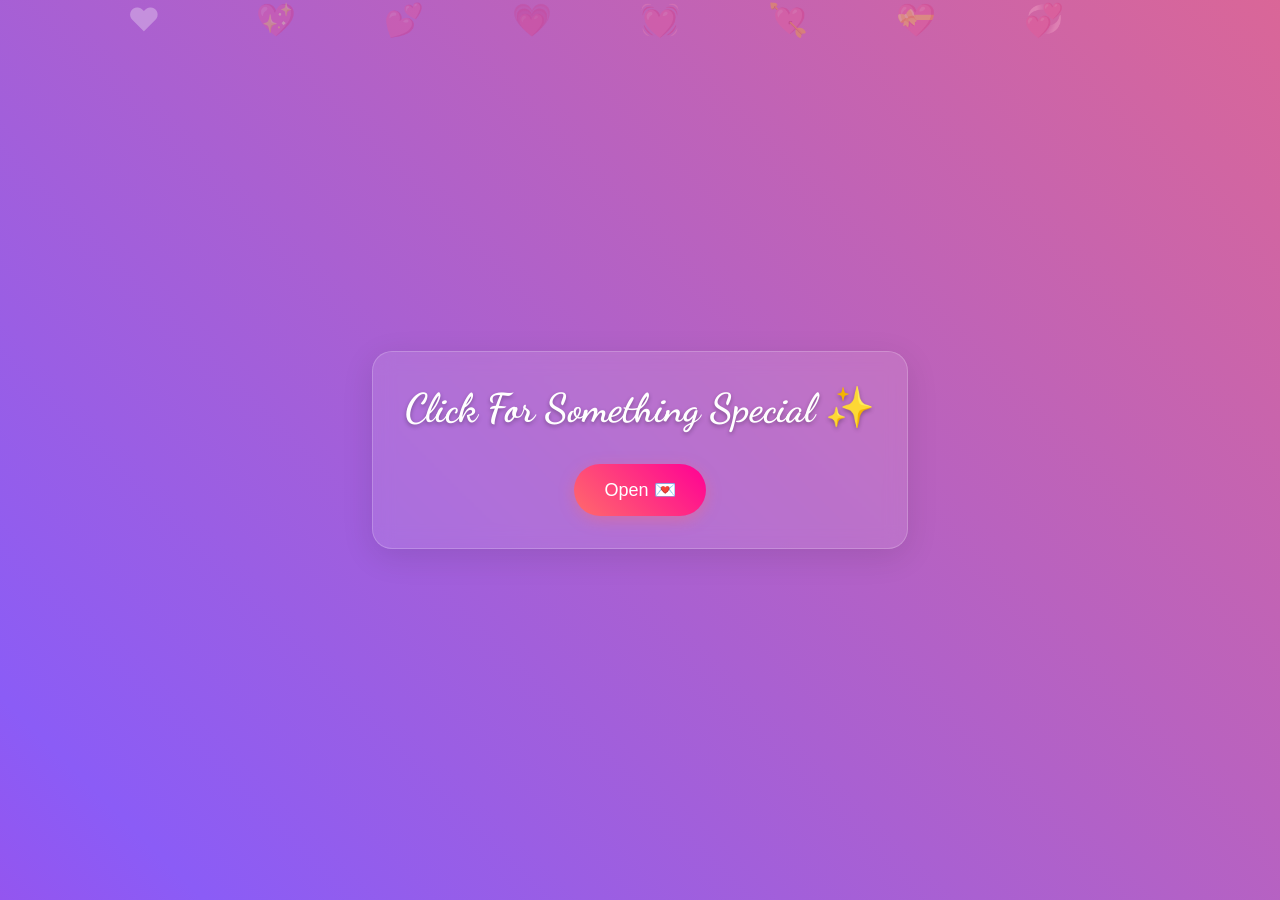
<file: Loveproject/love3.html>
<!DOCTYPE html>
<html lang="en">
<head>
    <meta charset="UTF-8">
    <meta name="viewport" content="width=device-width, initial-scale=1.0">
    <title>Special Love Surprise</title>
    <link rel="preconnect" href="https://fonts.googleapis.com">
    <link rel="preconnect" href="https://fonts.gstatic.com" crossorigin>
    <link href="https://fonts.googleapis.com/css2?family=Dancing+Script:wght@400;700&family=Inter:wght@300;400;500&display=swap" rel="stylesheet">

    <style>
        * {
            margin: 0;
            padding: 0;
            box-sizing: border-box;
        }

        body {
            margin: 0;
            padding: 0;
            text-align: center;
            font-family: 'Inter', cursive, sans-serif;
            background: linear-gradient(45deg, #ff0095, #8b5cf6, #ff6b6b, #4ecdc4);
            background-size: 400% 400%;
            animation: gradientShift 8s ease infinite;
            color: white;
            min-height: 100vh;
            display: flex;
            align-items: center;
            justify-content: center;
            overflow: hidden;
        }

        @keyframes gradientShift {
            0% { background-position: 0% 50%; }
            50% { background-position: 100% 50%; }
            100% { background-position: 0% 50%; }
        }

        .container {
            max-width: 600px;
            padding: 2rem;
            background: rgba(255, 255, 255, 0.1);
            backdrop-filter: blur(10px);
            border-radius: 20px;
            border: 1px solid rgba(255, 255, 255, 0.2);
            box-shadow: 0 8px 32px rgba(0, 0, 0, 0.1);
            animation: fadeInUp 1s ease-out;
        }

        @keyframes fadeInUp {
            from {
                opacity: 0;
                transform: translateY(30px);
            }
            to {
                opacity: 1;
                transform: translateY(0);
            }
        }

        h1 {
            font-family: 'Dancing Script', cursive;
            font-size: 2.5rem;
            margin-bottom: 2rem;
            color: white;
            text-shadow: 0 2px 4px rgba(0, 0, 0, 0.3);
        }

        button {
            padding: 15px 30px;
            font-size: 18px;
            font-weight: 500;
            background: linear-gradient(45deg, #ff6b6b, #ff0095);
            color: white;
            border: none;
            border-radius: 50px;
            cursor: pointer;
            animation: glow 2s infinite alternate;
            transition: all 0.3s ease;
            box-shadow: 0 4px 15px rgba(255, 107, 107, 0.4);
        }

        button:hover {
            transform: translateY(-2px);
            box-shadow: 0 6px 20px rgba(255, 107, 107, 0.6);
        }

        @keyframes glow {
            from {
                box-shadow: 0 0 20px rgba(255, 107, 107, 0.4);
            }
            to {
                box-shadow: 0 0 30px rgba(255, 107, 107, 0.8), 0 0 40px rgba(255, 0, 149, 0.6);
            }
        }

        .heart {
            font-size: 4rem;
            animation: heartbeat 1.5s infinite;
            margin-bottom: 1rem;
        }

        @keyframes heartbeat {
            0% { transform: scale(1); }
            25% { transform: scale(1.1); }
            50% { transform: scale(1.2); }
            75% { transform: scale(1.1); }
            100% { transform: scale(1); }
        }

        .message {
            animation: fadeIn 1s ease-out 0.5s both;
        }

        .message h1 {
            font-family: 'Dancing Script', cursive;
            font-size: 3rem;
            margin-bottom: 1.5rem;
            background: linear-gradient(45deg, #fff, #f0f0f0);
            -webkit-background-clip: text;
            background-clip: text;
            color: transparent;
        }

        .message p {
            font-size: 1.2rem;
            line-height: 1.6;
            margin-bottom: 1rem;
            animation: fadeIn 1s ease-out 1s both;
        }

        @keyframes fadeIn {
            from { opacity: 0; }
            to { opacity: 1; }
        }

        .floating-hearts {
            position: absolute;
            top: 0;
            left: 0;
            width: 100%;
            height: 100%;
            pointer-events: none;
            overflow: hidden;
        }

        .floating-heart {
            position: absolute;
            font-size: 2rem;
            color: rgba(255, 255, 255, 0.3);
            animation: float 6s infinite linear;
        }

        .floating-heart:nth-child(1) { left: 10%; animation-delay: 0s; }
        .floating-heart:nth-child(2) { left: 20%; animation-delay: 1s; }
        .floating-heart:nth-child(3) { left: 30%; animation-delay: 2s; }
        .floating-heart:nth-child(4) { left: 40%; animation-delay: 3s; }
        .floating-heart:nth-child(5) { left: 50%; animation-delay: 4s; }
        .floating-heart:nth-child(6) { left: 60%; animation-delay: 5s; }
        .floating-heart:nth-child(7) { left: 70%; animation-delay: 6s; }
        .floating-heart:nth-child(8) { left: 80%; animation-delay: 7s; }

        @keyframes float {
            0% {
                transform: translateY(100vh) rotate(0deg);
                opacity: 0;
            }
            10% { opacity: 1; }
            90% { opacity: 1; }
            100% {
                transform: translateY(-100px) rotate(360deg);
                opacity: 0;
            }
        }

        @media (max-width: 768px) {
            .container {
                margin: 1rem;
                padding: 1.5rem;
            }

            h1 {
                font-size: 2rem;
            }

            .message h1 {
                font-size: 2.5rem;
            }

            .message p {
                font-size: 1rem;
            }
        }
    </style>
</head>

<body>
    <div class="floating-hearts">
        <div class="floating-heart">❤️</div>
        <div class="floating-heart">💖</div>
        <div class="floating-heart">💕</div>
        <div class="floating-heart">💗</div>
        <div class="floating-heart">💓</div>
        <div class="floating-heart">💘</div>
        <div class="floating-heart">💝</div>
        <div class="floating-heart">💞</div>
    </div>

    <div class="container" id="main">
        <h1>Click For Something Special ✨</h1>
        <button onclick="showLove()">Open 💌</button>
    </div>

    <!-- Audio removed as the file doesn't exist - can be added back with a proper audio file -->
    <!-- <audio id="bgmusic" loop>
        <source src="your-audio-file.mp3" type="audio/mpeg">
    </audio> -->

    <script>
        function showLove() {
            // Play music after user click (commented out since audio file doesn't exist)
            // var music = document.getElementById("bgmusic");
            // music.play();

            // Change ONLY the container, not the whole body
            document.getElementById("main").innerHTML = `
                <div class="message">
                    <div class="heart">❤️</div>
                    <h1>You Are Truly Special 💖</h1>
                    <p>
                        I think you're amazing.<br>
                        Your smile brightens my day.<br>
                        Talking to you makes everything better.<br><br>
                        This moment is just for you 🎵❤️
                    </p>
                    <p style="font-size: 1rem; margin-top: 2rem; opacity: 0.8;">
                        Made with love by Xeno 💕
                    </p>
                </div>
            `;
        }
    </script>
</body>
</html>
</file>
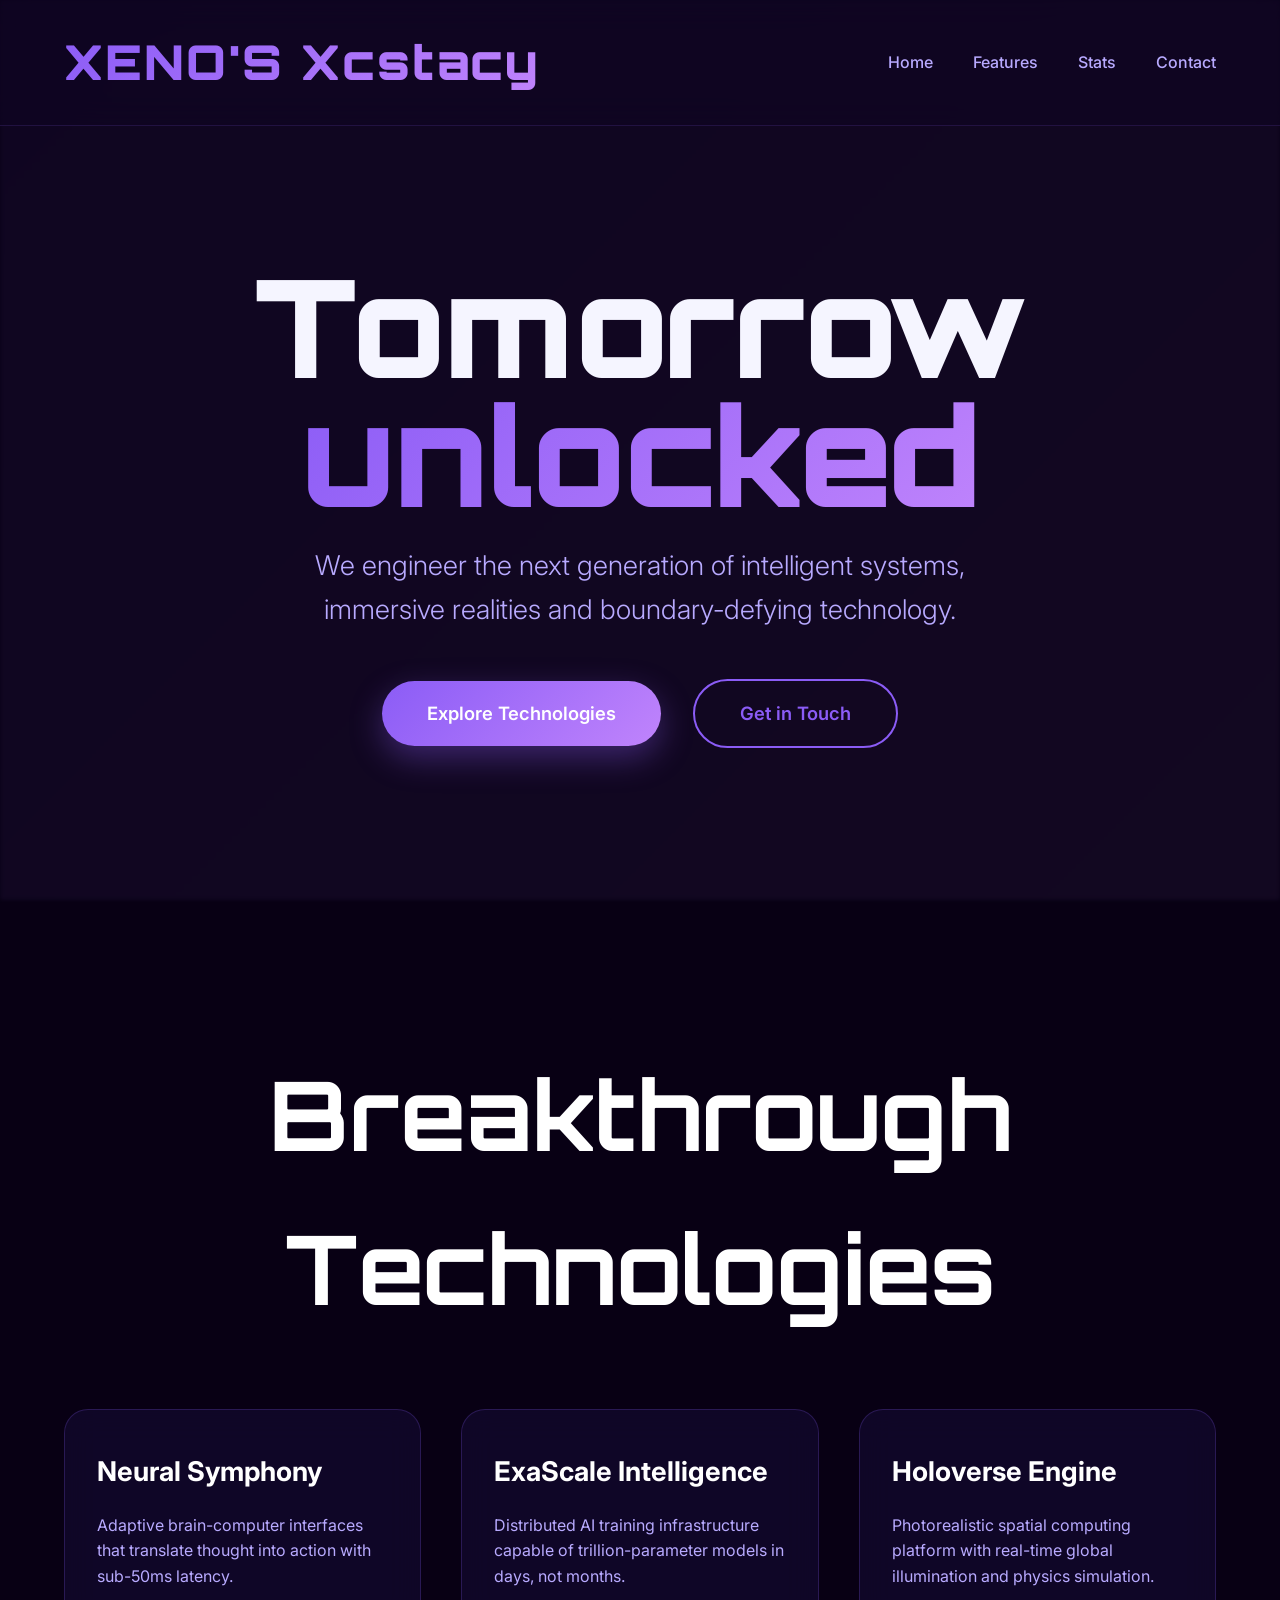
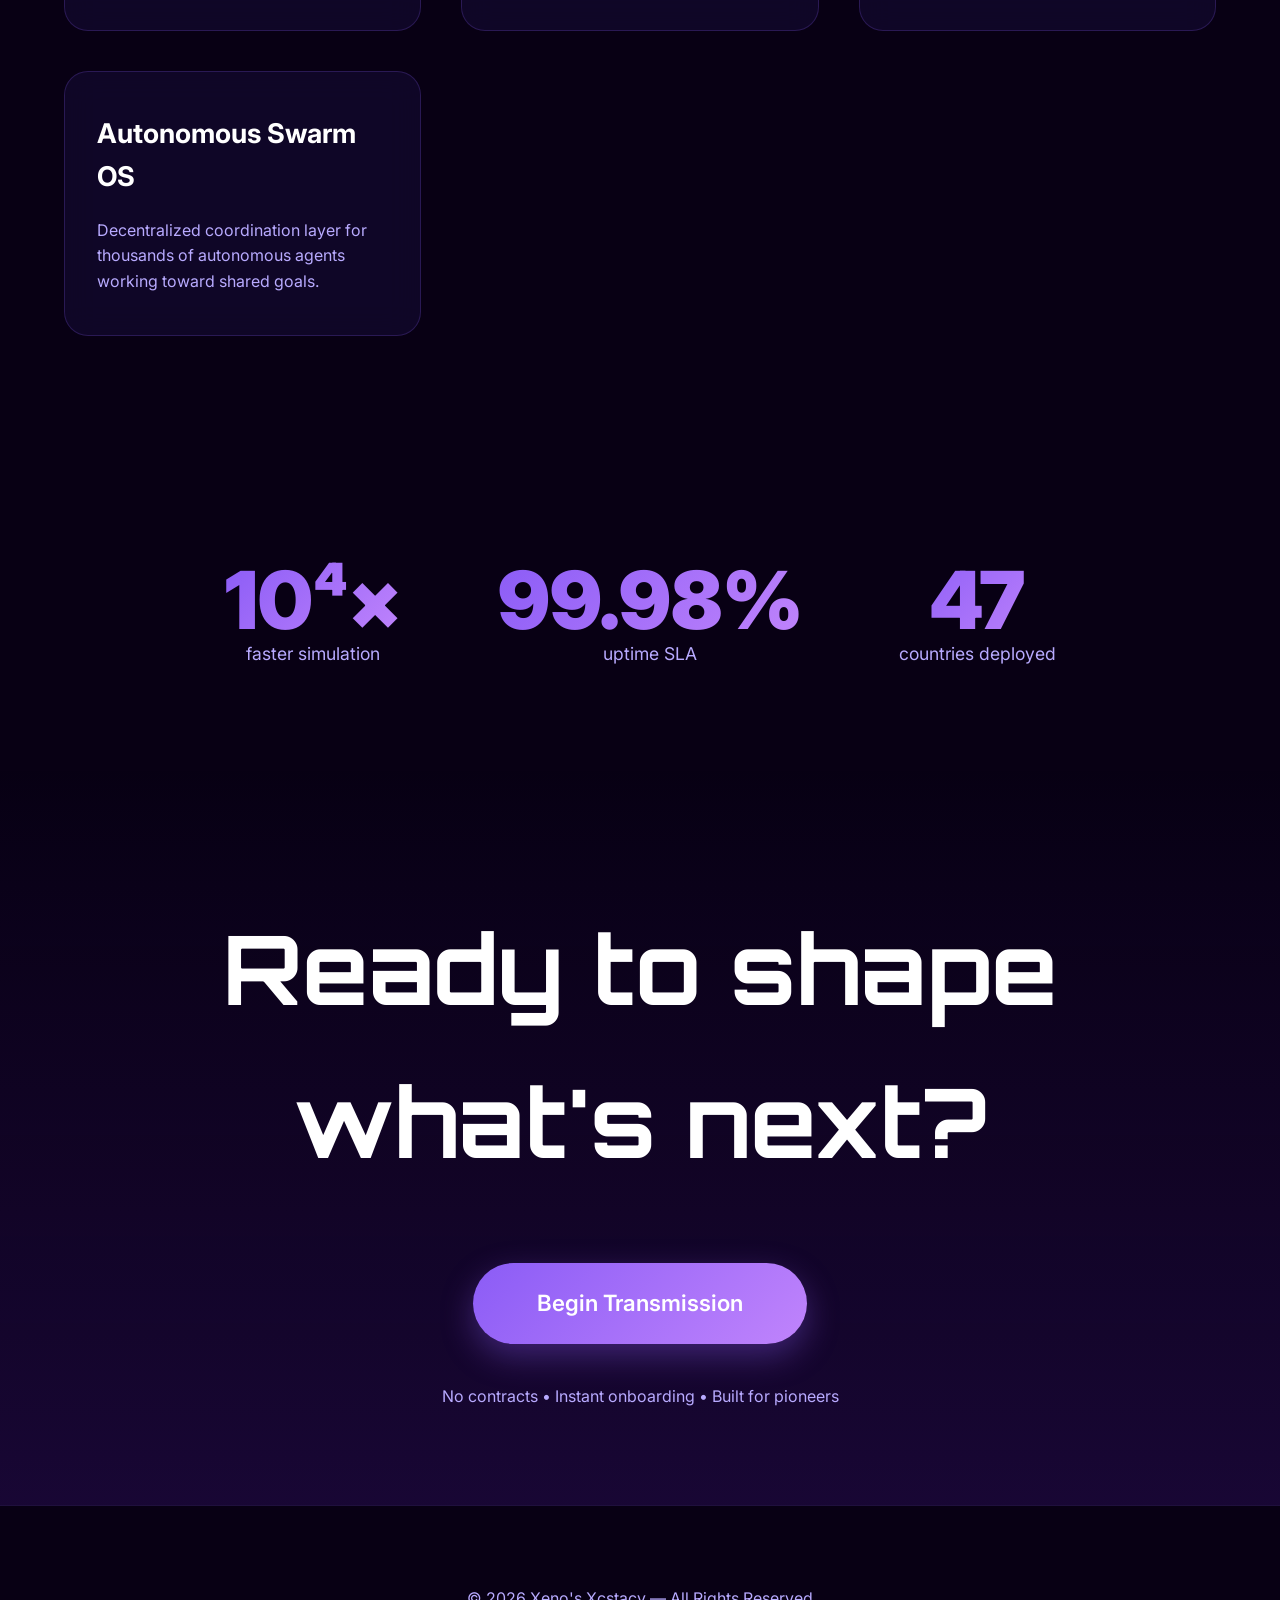
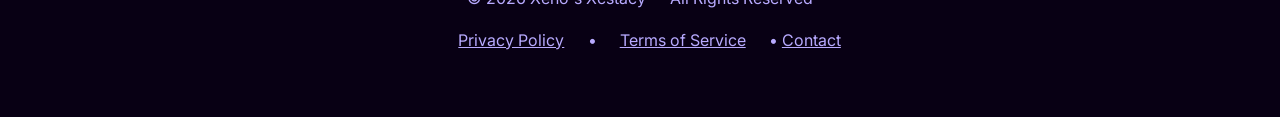
<file: Loveproject/Project1.html>
<!DOCTYPE html>
<html lang="en">
<head>
  <meta charset="UTF-8" />
  <meta name="viewport" content="width=device-width, initial-scale=1.0"/>
  <title>Xeno's Xcstacy — Tomorrow's Tech Today</title>

  <link rel="preconnect" href="https://fonts.googleapis.com">
  <link rel="preconnect" href="https://fonts.gstatic.com" crossorigin>
  <link href="https://fonts.googleapis.com/css2?family=Inter:wght@300;400;500;600;700&family=Orbitron:wght@500;700;900&display=swap" rel="stylesheet">

  <style>
    :root {
      --bg: #080014;
      --dark: #0f0025;
      --text: #f5f5ff;
      --text-soft: #b8aaff;
      --primary: #8b5cf6;
      --primary-dark: #7c3aed;
      --accent: #c084fc;
      --gradient: linear-gradient(135deg, #8b5cf6 0%, #c084fc 100%);
      --card: rgba(20, 10, 50, 0.65);
    }

    * {
      margin: 0;
      padding: 0;
      box-sizing: border-box;
    }

    body {
      font-family: 'Inter', system-ui, sans-serif;
      background: var(--bg);
      color: var(--text);
      line-height: 1.6;
      min-height: 100vh;
      overflow-x: hidden;
    }

    .bg-animation {
      position: fixed;
      inset: 0;
      background: var(--gradient);
      opacity: 0.06;
      z-index: -2;
      animation: flow 28s ease infinite;
      filter: blur(2px);
    }

    @keyframes flow {
      0%   { background-position: 0% 50%; }
      50%  { background-position: 100% 50%; }
      100% { background-position: 0% 50%; }
    }

    header {
      position: fixed;
      top: 0;
      width: 100%;
      z-index: 200;
      padding: 1.5rem 5%;
      display: flex;
      justify-content: space-between;
      align-items: center;
      background: rgba(15, 5, 35, 0.5);
      backdrop-filter: blur(16px);
      border-bottom: 1px solid rgba(139,92,246,0.15);
      transition: all 0.4s ease;
    }

    header.scrolled {
      padding: 1rem 5%;
      background: rgba(15, 5, 35, 0.92);
    }

    .logo {
      font-family: 'Orbitron', monospace;
      font-size: clamp(2rem, 5.5vw, 3rem);
      font-weight: 900;
      letter-spacing: 2px;
      background: var(--gradient);
      -webkit-background-clip: text;
      background-clip: text;
      color: transparent;
    }

    .nav-desktop {
      display: flex;
      gap: 2.5rem;
    }

    .nav-desktop a {
      color: var(--text-soft);
      text-decoration: none;
      font-weight: 500;
      transition: color 0.3s;
      cursor: pointer;
    }

    .nav-desktop a:hover {
      color: white;
    }

    .hamburger {
      display: none;
      flex-direction: column;
      gap: 6px;
      cursor: pointer;
      z-index: 300;
    }

    .hamburger span {
      width: 28px;
      height: 3px;
      background: white;
      border-radius: 2px;
      transition: all 0.4s;
    }

    .hamburger.active span:nth-child(1) { transform: rotate(45deg) translate(6px, 6px); }
    .hamburger.active span:nth-child(2) { opacity: 0; }
    .hamburger.active span:nth-child(3) { transform: rotate(-45deg) translate(7px, -7px); }

    .nav-mobile {
      position: fixed;
      inset: 0;
      background: rgba(15, 5, 35, 0.98);
      backdrop-filter: blur(12px);
      display: flex;
      flex-direction: column;
      align-items: center;
      justify-content: center;
      gap: 3.5rem;
      transform: translateX(100%);
      transition: transform 0.5s cubic-bezier(0.16,1,0.3,1);
      z-index: 250;
    }

    .nav-mobile.open {
      transform: translateX(0);
    }

    .nav-mobile a {
      font-size: 2.2rem;
      color: white;
      text-decoration: none;
      font-weight: 500;
      cursor: pointer;
    }

    main {
      padding-top: 100px;
    }

    section {
      padding: 8rem 5% 6rem;
    }

    .hero {
      min-height: 90vh;
      display: flex;
      align-items: center;
      justify-content: center;
      text-align: center;
      padding: 0 5%;
    }

    .hero-content {
      max-width: 980px;
      opacity: 0;
      transform: translateY(50px);
      transition: all 1.3s ease-out;
    }

    .hero-content.visible {
      opacity: 1;
      transform: translateY(0);
    }

    h1 {
      font-family: 'Orbitron', monospace;
      font-size: clamp(4rem, 12vw, 8.5rem);
      font-weight: 900;
      line-height: 0.95;
      margin-bottom: 1.5rem;
      letter-spacing: -2px;
    }

    h1 span {
      background: var(--gradient);
      -webkit-background-clip: text;
      background-clip: text;
      color: transparent;
    }

    .lead {
      font-size: clamp(1.3rem, 3.8vw, 1.7rem);
      color: var(--text-soft);
      max-width: 720px;
      margin: 0 auto 3rem;
      font-weight: 300;
    }

    .btn {
      display: inline-block;
      padding: 1.1rem 2.8rem;
      border-radius: 50px;
      font-weight: 600;
      font-size: 1.15rem;
      text-decoration: none;
      transition: all 0.4s ease;
      cursor: pointer;
    }

    .btn-primary {
      background: var(--gradient);
      color: white;
      box-shadow: 0 12px 32px rgba(139,92,246,0.35);
    }

    .btn-primary:hover {
      transform: translateY(-5px);
      box-shadow: 0 20px 50px rgba(139,92,246,0.5);
    }

    .btn-outline {
      border: 2px solid var(--primary);
      color: var(--primary);
      margin-left: 1.8rem;
    }

    .btn-outline:hover {
      background: rgba(139,92,246,0.15);
    }

    h2 {
      font-family: 'Orbitron', monospace;
      font-size: clamp(3rem, 8vw, 6rem);
      margin-bottom: 4rem;
      color: white;
      text-align: center;
    }

    .feature-grid {
      display: grid;
      grid-template-columns: repeat(auto-fit, minmax(320px, 1fr));
      gap: 2.5rem;
      max-width: 1300px;
      margin: 0 auto;
    }

    .feature-card {
      background: var(--card);
      backdrop-filter: blur(16px);
      border: 1px solid rgba(139,92,246,0.22);
      border-radius: 1.5rem;
      padding: 2.5rem 2rem;
      opacity: 0;
      transform: translateY(60px);
      transition: all 1s ease-out;
    }

    .feature-card.visible {
      opacity: 1;
      transform: translateY(0);
    }

    .feature-card h3 {
      font-size: 1.7rem;
      margin-bottom: 1.2rem;
      color: white;
    }

    .feature-card p {
      color: var(--text-soft);
    }

    .stats {
      display: flex;
      flex-wrap: wrap;
      justify-content: center;
      gap: 4rem 6rem;
      text-align: center;
    }

    .stat-item strong {
      display: block;
      font-size: clamp(2.8rem, 7vw, 5rem);
      font-weight: 900;
      background: var(--gradient);
      -webkit-background-clip: text;
      background-clip: text;
      color: transparent;
      line-height: 1;
    }

    .stat-item span {
      font-size: 1.1rem;
      color: var(--text-soft);
    }

    #contact {
      background: linear-gradient(to bottom, transparent, rgba(91,33,182,0.2));
      text-align: center;
    }

    footer {
      padding: 5rem 5% 4rem;
      text-align: center;
      color: var(--text-soft);
      border-top: 1px solid rgba(139,92,246,0.18);
    }

    @media (max-width: 900px) {
      .nav-desktop { display: none; }
      .hamburger { display: flex; }
      .btn-outline { margin: 1.5rem 0 0; }
    }

    @media (max-width: 600px) {
      .stats { gap: 3rem 4rem; }
      header { padding: 1.2rem 6%; }
    }
  </style>
</head>
<body>

<div class="bg-animation"></div>

<header id="header">
  <div class="logo">XENO'S Xcstacy</div>

  <nav class="nav-desktop">
    <a data-target="hero">Home</a>
    <a data-target="features">Features</a>
    <a data-target="stats">Stats</a>
    <a data-target="contact">Contact</a>
  </nav>

  <div class="hamburger" id="hamburgerBtn">
    <span></span>
    <span></span>
    <span></span>
  </div>
</header>

<div class="nav-mobile" id="mobileMenu">
  <a data-target="hero">Home</a>
  <a data-target="features">Features</a>
  <a data-target="stats">Stats</a>
  <a data-target="contact">Contact</a>
</div>

<main>
  <section id="hero" class="hero">
    <div class="hero-content">
      <h1>Tomorrow <span>unlocked</span></h1>
      <p class="lead">We engineer the next generation of intelligent systems, immersive realities and boundary-defying technology.</p>
      <div>
        <a href="#features" class="btn btn-primary">Explore Technologies</a>
        <a href="#contact" class="btn btn-outline">Get in Touch</a>
      </div>
    </div>
  </section>

  <section id="features">
    <h2>Breakthrough Technologies</h2>
    <div class="feature-grid">
      <div class="feature-card">
        <h3>Neural Symphony</h3>
        <p>Adaptive brain-computer interfaces that translate thought into action with sub-50ms latency.</p>
      </div>
      <div class="feature-card">
        <h3>ExaScale Intelligence</h3>
        <p>Distributed AI training infrastructure capable of trillion-parameter models in days, not months.</p>
      </div>
      <div class="feature-card">
        <h3>Holoverse Engine</h3>
        <p>Photorealistic spatial computing platform with real-time global illumination and physics simulation.</p>
      </div>
      <div class="feature-card">
        <h3>Autonomous Swarm OS</h3>
        <p>Decentralized coordination layer for thousands of autonomous agents working toward shared goals.</p>
      </div>
    </div>
  </section>

  <section id="stats" class="stats">
    <div class="stat-item">
      <strong>10⁴×</strong>
      <span>faster simulation</span>
    </div>
    <div class="stat-item">
      <strong>99.98%</strong>
      <span>uptime SLA</span>
    </div>
    <div class="stat-item">
      <strong>47</strong>
      <span>countries deployed</span>
    </div>
  </section>

  <section id="contact">
    <h2>Ready to shape what's next?</h2>
    <a href="mailto:xenosxcstacy@gmail.com?subject=Inquiry%20—%20Xeno's%20Xcstacy&body=Hello%20Xeno's%20Xcstacy%20team,%0A%0AI%20would%20like%20to%20discuss%3A%0A%0A[Your%20message%20here]%0A%0ABest%20regards,%0A[Your%20name]"
       class="btn btn-primary"
       style="font-size:1.4rem; padding:1.4rem 4rem;">
      Begin Transmission
    </a>
    <p style="margin-top:2.5rem; color:var(--text-soft);">
      No contracts • Instant onboarding • Built for pioneers
    </p>
  </section>
</main>

<footer>
  <p>© 2026 Xeno's Xcstacy — All Rights Reserved</p>
  <p style="margin-top:1rem;">
    <a href="#" style="color:var(--text-soft); margin:0 1.2rem;">Privacy Policy</a> •
    <a href="#" style="color:var(--text-soft); margin:0 1.2rem;">Terms of Service</a> •
    <a href="#contact" style="color:var(--text-soft);">Contact</a>
  </p>
</footer>

<script>
// ── Header scroll effect ──
window.addEventListener('scroll', () => {
  document.getElementById('header').classList.toggle('scrolled', window.scrollY > 80);

  // Fade-in reveal
  document.querySelectorAll('.hero-content, .feature-card').forEach(el => {
    const rect = el.getBoundingClientRect();
    if (rect.top < window.innerHeight * 0.82) {
      el.classList.add('visible');
    }
  });
});

// ── Mobile menu toggle ──
const hamburger = document.getElementById('hamburgerBtn');
const mobileMenu = document.getElementById('mobileMenu');

hamburger.addEventListener('click', () => {
  hamburger.classList.toggle('active');
  mobileMenu.classList.toggle('open');
});

// ── Smooth scroll to sections (desktop + mobile) ──
document.querySelectorAll('[data-target]').forEach(link => {
  link.addEventListener('click', (e) => {
    e.preventDefault();
    const targetId = link.getAttribute('data-target');
    const targetElement = document.getElementById(targetId);

    if (targetElement) {
      targetElement.scrollIntoView({ behavior: 'smooth' });
    }

    // Close mobile menu if open
    if (mobileMenu.classList.contains('open')) {
      hamburger.classList.remove('active');
      mobileMenu.classList.remove('open');
    }
  });
});

// Initial reveal check
window.dispatchEvent(new Event('scroll'));
</script>
</body>
</html>
</file>
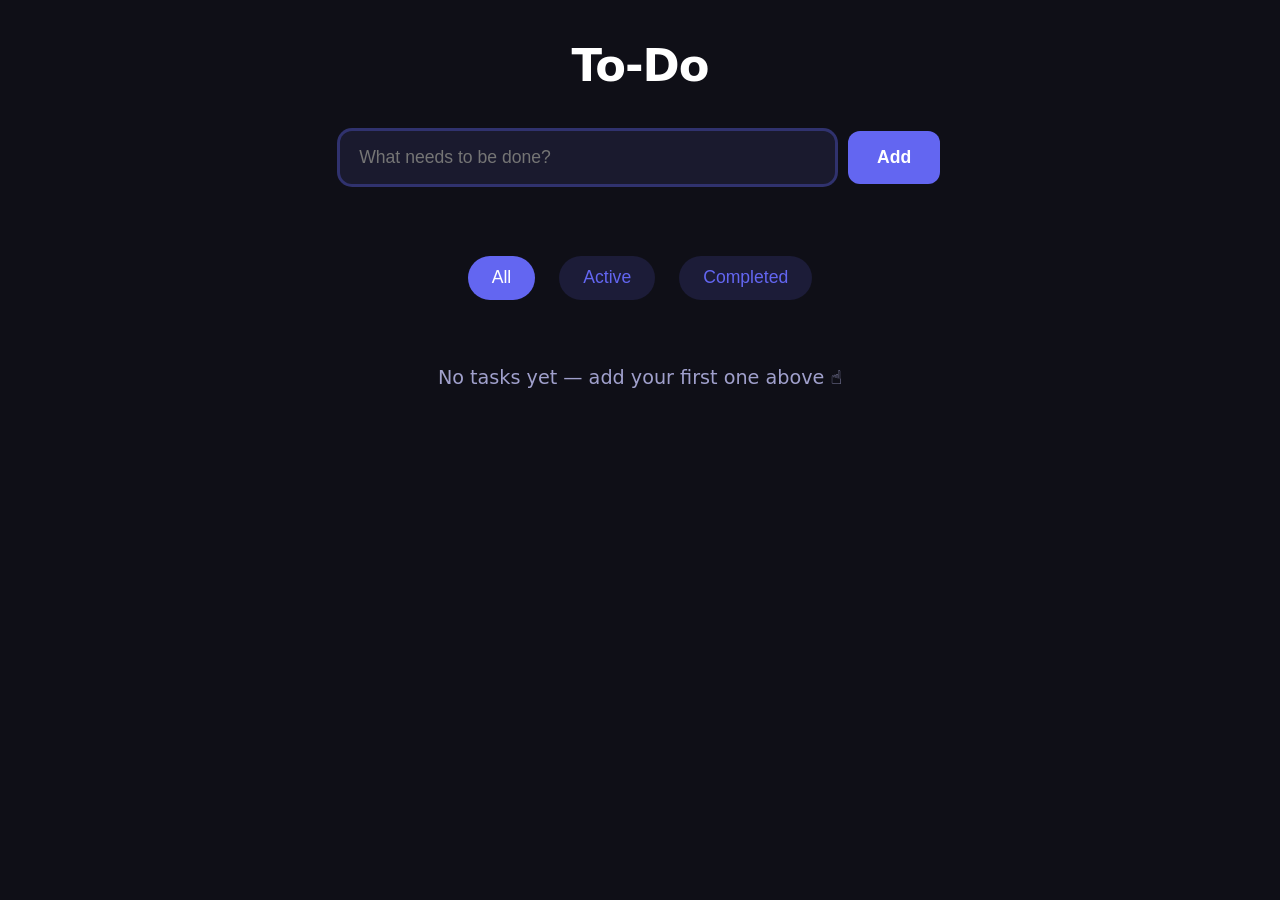
<file: Loveproject/project2.html>
<!DOCTYPE html>
<html lang="en">
<head>
  <meta charset="UTF-8" />
  <meta name="viewport" content="width=device-width, initial-scale=1.0"/>
  <title>Project Two – To-Do App</title>
  <style>
    :root {
      --bg: #0f0f17;
      --card: #1a1a2e;
      --text: #e0e0ff;
      --text-light: #a0a0cc;
      --accent: #6366f1;
      --accent-dark: #4f46e5;
      --done: #22c55e;
      --delete: #ef4444;
    }

    * {
      margin: 0;
      padding: 0;
      box-sizing: border-box;
    }

    body {
      font-family: system-ui, -apple-system, sans-serif;
      background: var(--bg);
      color: var(--text);
      min-height: 100vh;
      padding: 2rem 1rem;
      line-height: 1.5;
    }

    .container {
      max-width: 600px;
      margin: 0 auto;
    }

    h1 {
      text-align: center;
      font-size: 2.8rem;
      margin-bottom: 2rem;
      color: white;
      letter-spacing: -1px;
    }

    .input-group {
      display: flex;
      gap: 0.8rem;
      margin-bottom: 2rem;
    }

    input[type="text"] {
      flex: 1;
      padding: 1rem 1.2rem;
      font-size: 1.1rem;
      border: none;
      border-radius: 12px;
      background: var(--card);
      color: white;
      outline: none;
      transition: all 0.2s;
    }

    input[type="text"]:focus {
      box-shadow: 0 0 0 3px rgba(99, 102, 241, 0.4);
    }

    button {
      padding: 0 1.8rem;
      font-size: 1.1rem;
      font-weight: 600;
      border: none;
      border-radius: 12px;
      cursor: pointer;
      transition: all 0.2s;
    }

    .btn-add {
      background: var(--accent);
      color: white;
    }

    .btn-add:hover {
      background: var(--accent-dark);
      transform: translateY(-1px);
    }

    .todo-list {
      display: grid;
      gap: 1rem;
      list-style: none;
    }

    .todo-item {
      display: flex;
      align-items: center;
      gap: 1rem;
      padding: 1.2rem 1.4rem;
      background: var(--card);
      border-radius: 12px;
      transition: all 0.25s ease;
    }

    .todo-item.completed {
      opacity: 0.7;
      background: rgba(34, 197, 94, 0.12);
    }

    .todo-text {
      flex: 1;
      font-size: 1.1rem;
      word-break: break-word;
    }

    .todo-item.completed .todo-text {
      text-decoration: line-through;
      color: var(--text-light);
    }

    .btn-toggle {
      width: 28px;
      height: 28px;
      border-radius: 50%;
      border: 2px solid var(--accent);
      background: transparent;
      cursor: pointer;
      display: grid;
      place-items: center;
      transition: all 0.2s;
    }

    .todo-item.completed .btn-toggle {
      background: var(--done);
      border-color: var(--done);
    }

    .btn-toggle::after {
      content: "✓";
      color: white;
      font-weight: bold;
      opacity: 0;
      transition: opacity 0.2s;
    }

    .todo-item.completed .btn-toggle::after {
      opacity: 1;
    }

    .btn-delete {
      width: 32px;
      height: 32px;
      border-radius: 50%;
      background: rgba(239, 68, 68, 0.15);
      color: var(--delete);
      border: none;
      font-size: 1.1rem;
      cursor: pointer;
      display: grid;
      place-items: center;
      transition: all 0.2s;
    }

    .btn-delete:hover {
      background: var(--delete);
      color: white;
      transform: scale(1.1);
    }

    .controls {
      display: flex;
      justify-content: center;
      gap: 1.5rem;
      margin-top: 2.5rem;
      flex-wrap: wrap;
    }

    .btn-filter {
      padding: 0.7rem 1.5rem;
      background: rgba(99, 102, 241, 0.15);
      color: var(--accent);
      border: none;
      border-radius: 999px;
      cursor: pointer;
      font-weight: 500;
      transition: all 0.2s;
    }

    .btn-filter.active,
    .btn-filter:hover {
      background: var(--accent);
      color: white;
    }

    .empty-state {
      text-align: center;
      color: var(--text-light);
      padding: 4rem 1rem;
      font-size: 1.2rem;
    }

    @media (max-width: 500px) {
      .input-group {
        flex-direction: column;
      }
      .btn-add {
        padding: 1rem;
      }
    }
  </style>
</head>
<body>

<div class="container">
  <h1>To-Do</h1>

  <div class="input-group">
    <input type="text" id="taskInput" placeholder="What needs to be done?" autocomplete="off" autofocus>
    <button class="btn-add" id="addBtn">Add</button>
  </div>

  <ul class="todo-list" id="todoList"></ul>

  <div class="controls">
    <button class="btn-filter active" data-filter="all">All</button>
    <button class="btn-filter" data-filter="active">Active</button>
    <button class="btn-filter" data-filter="completed">Completed</button>
  </div>

  <div class="empty-state" id="emptyMessage" style="display:none;">
    No tasks yet — add your first one above ☝️
  </div>
</div>

<script>
  const taskInput = document.getElementById('taskInput');
  const addBtn = document.getElementById('addBtn');
  const todoList = document.getElementById('todoList');
  const emptyMessage = document.getElementById('emptyMessage');
  const filterButtons = document.querySelectorAll('.btn-filter');

  let todos = JSON.parse(localStorage.getItem('todos')) || [];
  let currentFilter = 'all';

  // Save to localStorage
  function saveTodos() {
    localStorage.setItem('todos', JSON.stringify(todos));
    updateEmptyState();
  }

  // Create todo element
  function createTodoElement(todo) {
    const li = document.createElement('li');
    li.className = 'todo-item';
    if (todo.completed) li.classList.add('completed');
    li.dataset.id = todo.id;

    li.innerHTML = `
      <button class="btn-toggle" title="Toggle complete"></button>
      <span class="todo-text">${todo.text}</span>
      <button class="btn-delete" title="Delete task">×</button>
    `;

    // Toggle complete
    li.querySelector('.btn-toggle').addEventListener('click', () => {
      todo.completed = !todo.completed;
      saveTodos();
      renderTodos();
    });

    // Delete
    li.querySelector('.btn-delete').addEventListener('click', () => {
      todos = todos.filter(t => t.id !== todo.id);
      saveTodos();
      renderTodos();
    });

    return li;
  }

  // Render all visible todos
  function renderTodos() {
    todoList.innerHTML = '';

    const filteredTodos = todos.filter(todo => {
      if (currentFilter === 'active') return !todo.completed;
      if (currentFilter === 'completed') return todo.completed;
      return true;
    });

    filteredTodos.forEach(todo => {
      todoList.appendChild(createTodoElement(todo));
    });

    updateEmptyState();
  }

  function updateEmptyState() {
    emptyMessage.style.display = todos.length === 0 ? 'block' : 'none';
  }

  // Add new task
  function addTask() {
    const text = taskInput.value.trim();
    if (!text) return;

    const newTodo = {
      id: Date.now(),
      text,
      completed: false
    };

    todos.push(newTodo);
    saveTodos();
    renderTodos();

    taskInput.value = '';
    taskInput.focus();
  }

  // Event listeners
  addBtn.addEventListener('click', addTask);

  taskInput.addEventListener('keydown', e => {
    if (e.key === 'Enter') {
      addTask();
    }
  });

  // Filter buttons
  filterButtons.forEach(btn => {
    btn.addEventListener('click', () => {
      filterButtons.forEach(b => b.classList.remove('active'));
      btn.classList.add('active');
      currentFilter = btn.dataset.filter;
      renderTodos();
    });
  });

  // Initial render
  renderTodos();
</script>

</body>
</html>
</file>
